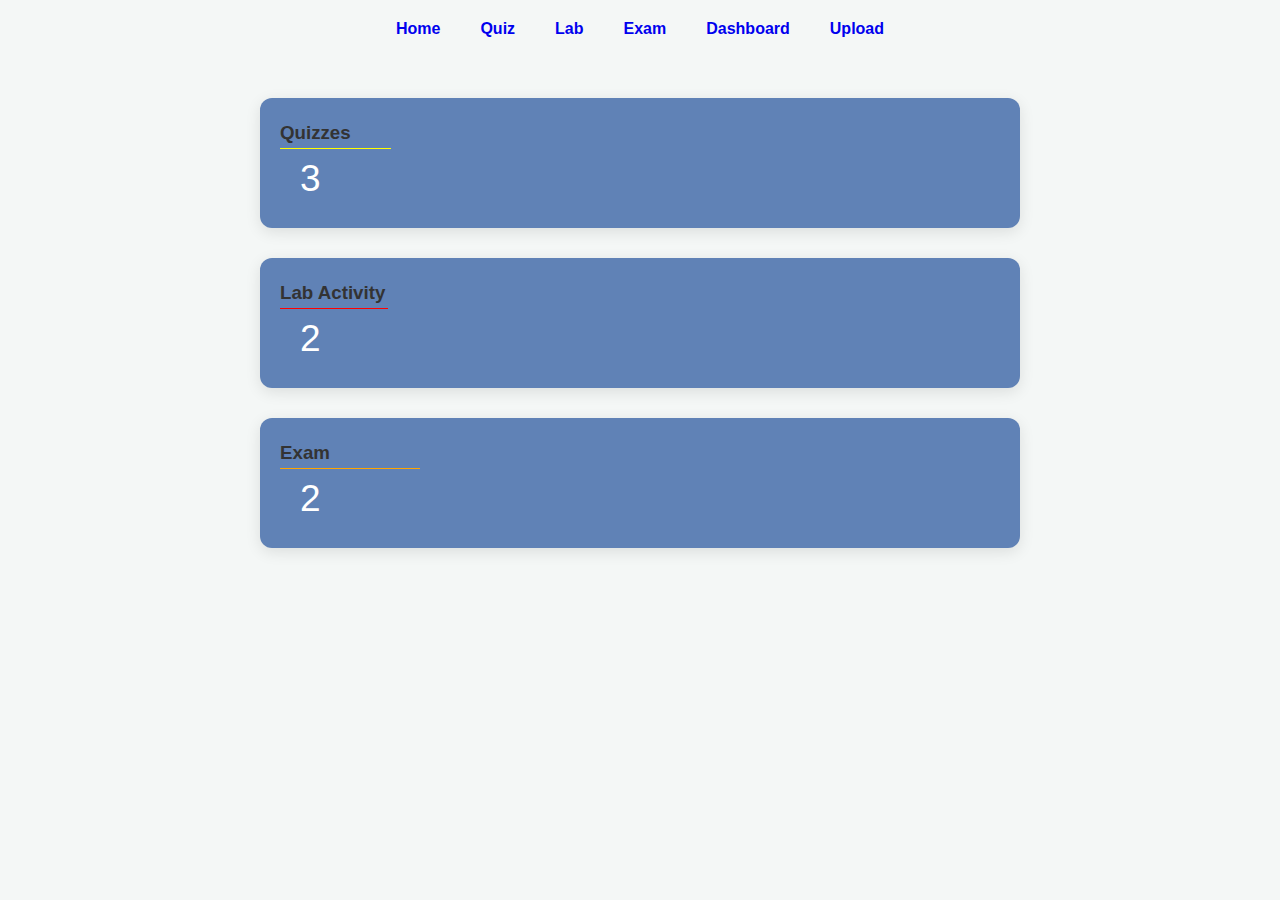
<file: dashboard.html>
<!DOCTYPE html>
<html lang="en">
<head>
  <meta charset="UTF-8">
  <meta name="viewport" content="width=device-width, initial-scale=1.0">
  <meta http-equiv="X-UA-Compatible" content="ie=edge">
  <title>Dashboard</title>
  <style>
     * {
  margin: 0;
  padding: 0;
  box-sizing: border-box;
  font-family: 'Segoe UI', Tahoma, Geneva, Verdana, sans-serif;
}

body {
  background-color: #f4f7f6;
  color: #333;
  line-height: 1.6;
}

nav {
  padding: 1rem 0;
}

nav ul {
  display: flex;
  justify-content: center;
  list-style: none;
}

nav ul li {
  margin: 0 20px;
}

nav ul li a {
  text-decoration: none;
  font-weight: bold;
  transition: color 0.3s;
}


main {
  max-width: 800px;
  margin: 40px auto;
  padding: 0 20px;
}

section{
  border-radius: 12px;
  padding: 20px;
  margin-bottom: 30px;
  box-shadow: 0 4px 15px rgba(0,0,0,0.1);
  background: #6082b6;
}
section p {
  padding-left: 20px;
  font-size: 37px;
  color: white;
}
  </style>
</head>
<body>
  <nav>
    <div class="container">
      <ul>
        <li><a href="index.html">Home</a></li>
        <li><a href="quiz.html">Quiz</a></li>
        <li><a href="lab.html">Lab</a></li>
        <li><a href="exam.html">Exam</a></li>
        <li><a href="dashboard.html">Dashboard</a></li>
        <li><a href="upload.html">Upload</a></li>
      </ul>
    </div>
  </nav>
  <main>
    <section class="quiz">
      <h3 style="border-bottom: 1px solid yellow; width: 111px">Quizzes</h3>
      <p>3</p>
    </section>
    
    <section class="lab">
      <h3 style="border-bottom: 1px solid red; width: 108px">Lab Activity</h3>
      <p>2</p>
    </section>
    
    <section class="exam">
      <h3 style="border-bottom: 1px solid orange; width: 140px;">Exam</h3>
      <p>2</p>
    </section>
  </main>
</body>
</html>
</file>
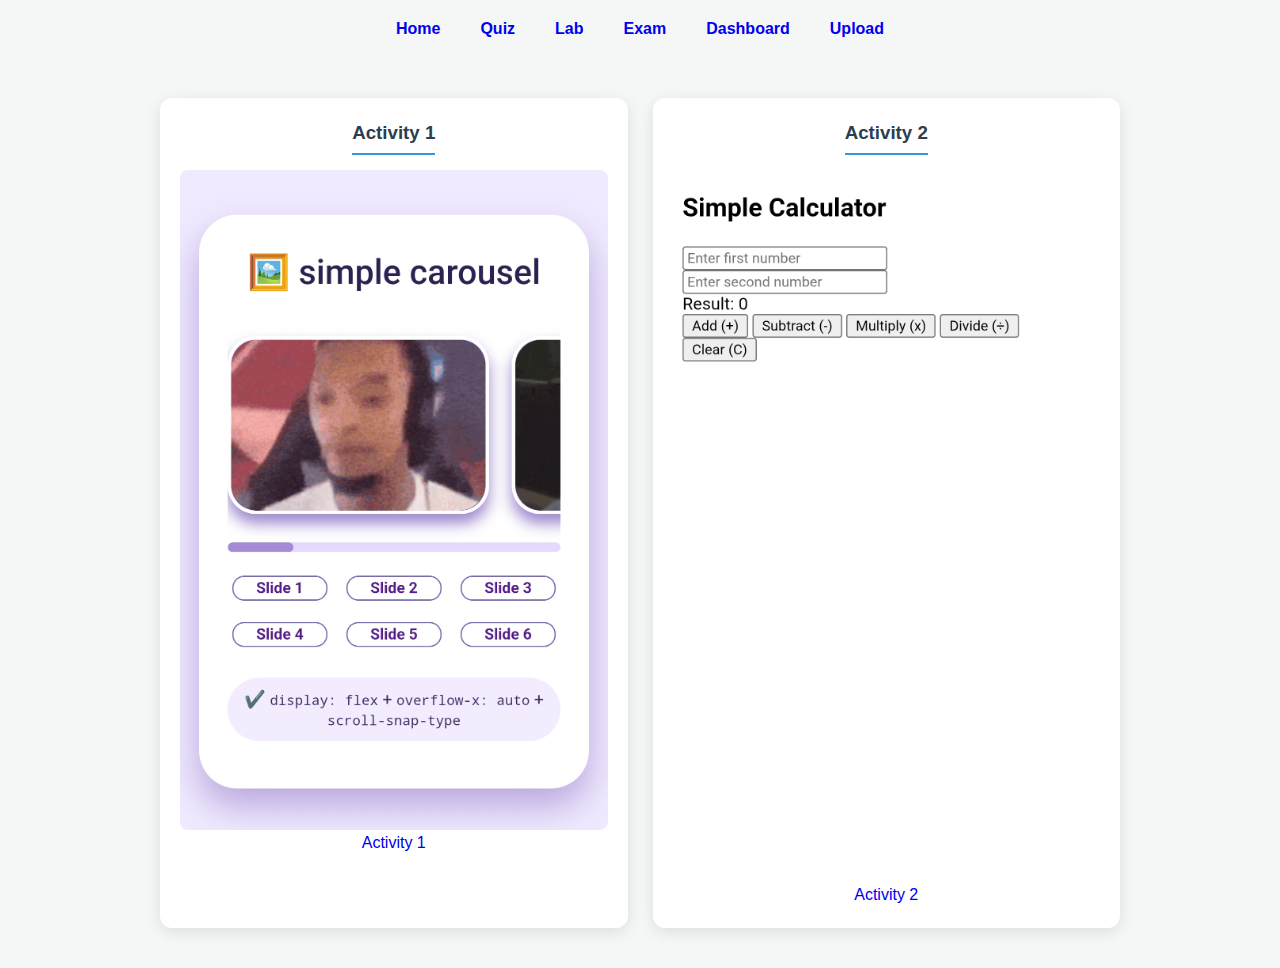
<file: lab.html>
<!DOCTYPE html>
<html lang="en">
<head>
  <meta charset="UTF-8">
  <meta name="viewport" content="width=device-width, initial-scale=1.0">
  <meta http-equiv="X-UA-Compatible" content="ie=edge">
  <title>Quiz</title>
  <style>
    * {
      margin: 0;
      padding: 0;
      box-sizing: border-box;
      font-family: 'Segoe UI', Tahoma, Geneva, Verdana, sans-serif;
    }

    body {
      background-color: #f4f7f6;
      color: #333;
      line-height: 1.6;
    }

    nav {
      padding: 1rem 0;
    }

    nav ul {
      display: flex;
      justify-content: center;
      list-style: none;
    }

    nav ul li {
      margin: 0 20px;
    }

    nav ul li a {
      text-decoration: none;
      font-weight: bold;
      transition: color 0.3s;
    }

    main {
      max-width: 1000px;
      margin: 40px auto;
      padding: 0 20px;
    }

    .grid {
      display: grid;
      grid-template-columns: repeat(auto-fit, minmax(300px, 1fr));
      gap: 25px;
    }

    .lab {
      background: white;
      padding: 20px;
      border-radius: 12px;
      box-shadow: 0 4px 15px rgba(0,0,0,0.1);
      text-align: center;
      transition: transform 0.3s ease;
    }

    .lab:hover {
      transform: translateY(-5px);
    }

    .lab h3 {
      margin-bottom: 15px;
      color: #2c3e50;
      border-bottom: 2px solid #3498db;
      display: inline-block;
      padding-bottom: 5px;
    }

    .lab img {
      width: 100%;
      height: auto;
      border-radius: 8px;
      display: block;
      background-color: #eee;
      min-height: 200px;
      object-fit: cover;
    }
  </style>
</head>
<body><nav>
    <div class="container">
      <ul>
        <li><a href="index.html">Home</a></li>
        <li><a href="quiz.html">Quiz</a></li>
        <li><a href="lab.html">Lab</a></li>
        <li><a href="exam.html">Exam</a></li>
        <li><a href="dashboard.html">Dashboard</a></li>
        <li><a href="upload.html">Upload</a></li>
      </ul>
    </div>
  </nav>
  
  
  <main>
    <div class="grid">
      <section class="lab">
        <h3>Activity 1</h3>
        <img src="Activity 1.jpg" alt="Activity 1">
        <a href="index (1).html" style="text-decoration: none;">Activity 1</a>
      </section>
      <section class="lab">
        <h3>Activity 2</h3>
        <img src="Activity 2.jpg" alt="Activity 2">
        <a href="two_sum (1).html" style="text-decoration: none">Activity 2</a>
      </section>
    </div>
  </main>
</body>
</html>
</file>
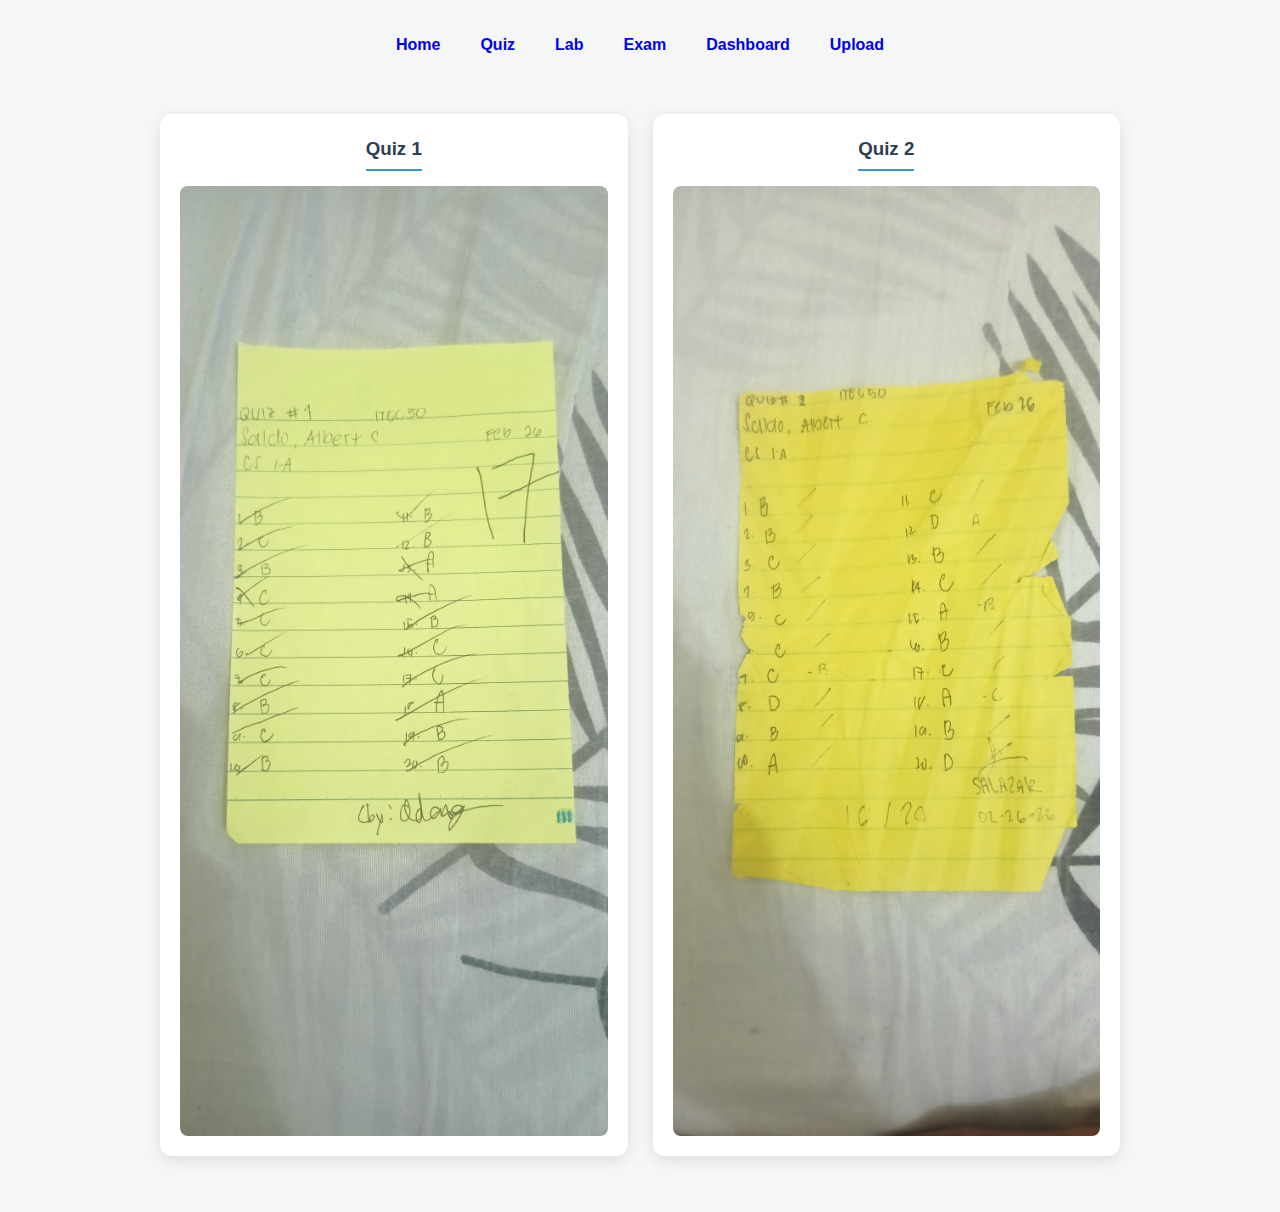
<file: quiz.html>
<!DOCTYPE html>
<html lang="en">
<head>
  <meta charset="UTF-8">
  <meta name="viewport" content="width=device-width, initial-scale=1.0">
  <meta http-equiv="X-UA-Compatible" content="ie=edge">
  <title>Quiz</title>
  <style>
    * {
      margin: 0;
      padding: 0;
      box-sizing: border-box;
      font-family: 'Segoe UI', Tahoma, Geneva, Verdana, sans-serif;
    }

    body {
      background-color: #f4f7f6;
      color: #333;
      line-height: 1.6;
    }

    nav {
      padding: 1rem 0;
    }

    nav ul {
      display: flex;
      justify-content: center;
      list-style: none;
    }

    nav ul li {
      margin: 0 20px;
    }

    nav ul li a {
      text-decoration: none;
      font-weight: bold;
      transition: color 0.3s;
    }


    main {
      max-width: 1000px;
      margin: 40px auto;
      padding: 0 20px;
    }

    .grid {
      display: grid;
      grid-template-columns: repeat(auto-fit, minmax(300px, 1fr));
      gap: 25px;
    }

    .quizzes {
      background: white;
      padding: 20px;
      border-radius: 12px;
      box-shadow: 0 4px 15px rgba(0,0,0,0.1);
      text-align: center;
      transition: transform 0.3s ease;
    }

    .quizzes:hover {
      transform: translateY(-5px);
    }

    .quizzes h3 {
      margin-bottom: 15px;
      color: #2c3e50;
      border-bottom: 2px solid #3498db;
      display: inline-block;
      padding-bottom: 5px;
    }

    .quizzes img {
      width: 100%;
      height: auto;
      border-radius: 8px;
      display: block;
      background-color: #eee;
      min-height: 200px;
      object-fit: cover;
    }
  </style>
</head>
<body>
  <nav>
    <nav>
    <div class="container">
      <ul>
        <li><a href="index.html">Home</a></li>
        <li><a href="quiz.html">Quiz</a></li>
        <li><a href="lab.html">Lab</a></li>
        <li><a href="exam.html">Exam</a></li>
        <li><a href="dashboard.html">Dashboard</a></li>
        <li><a href="upload.html">Upload</a></li>
      </ul>
    </div>
  </nav>
  
  <main>
    <div class="grid">
      <section class="quizzes">
        <h3>Quiz 1</h3>
        <img src="quiz1.jpg" alt="Quiz 1 Result">
      </section>
      <section class="quizzes">
        <h3>Quiz 2</h3>
        <img src="quiz2.jpg" alt="Quiz 2 Result">
      </section>
    </div>
  </main>
</body>
</html>
</file>
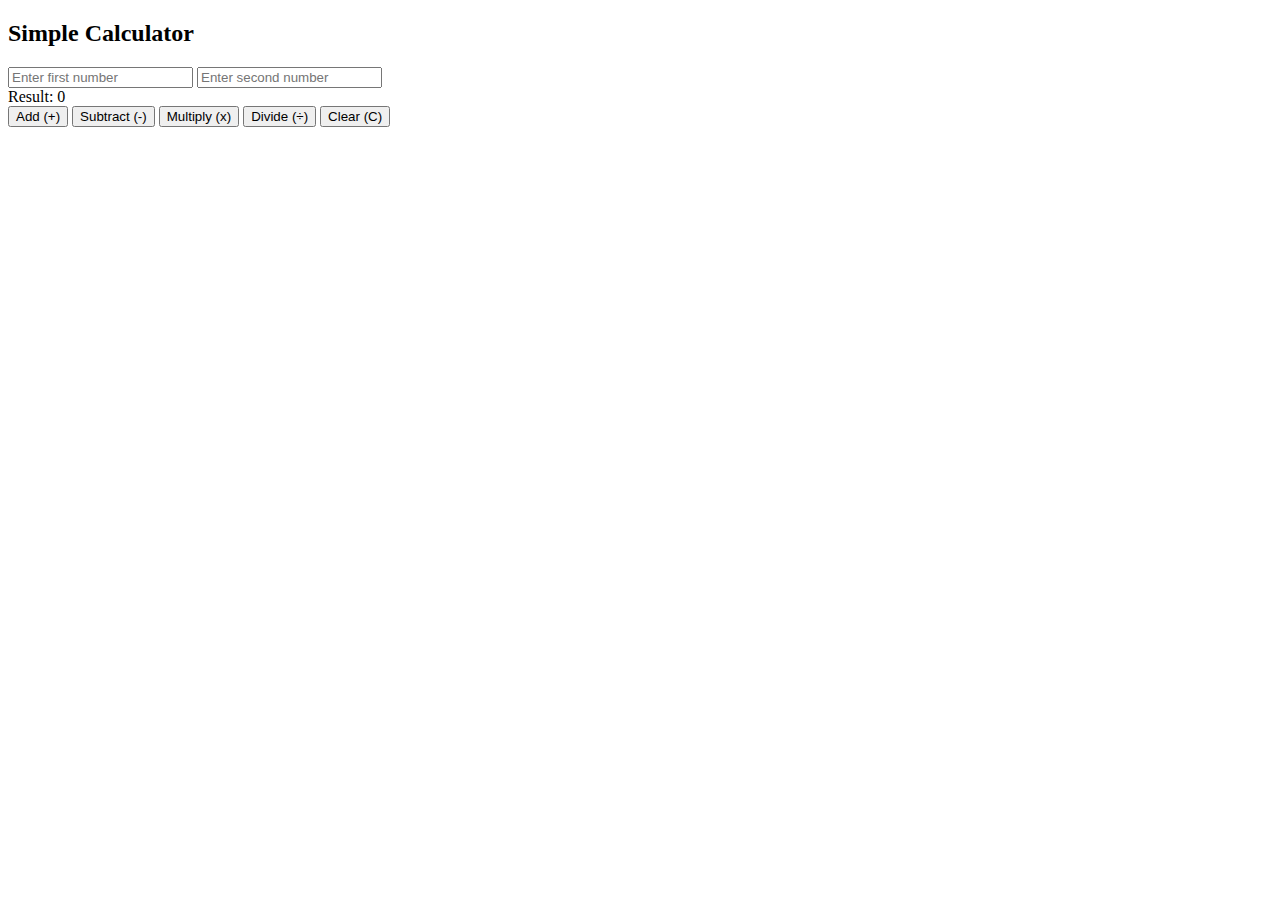
<file: two_sum (1).html>
<!DOCTYPE html>
<html lang="en">
<head>
    <meta charset="UTF-8">
    <meta name="viewport" content="width=device-width, initial-scale=1.0">
    <title>Document</title>
</head>
<body>
    <div class="container">
        <h2>Simple Calculator</h2>
        <input type="number" placeholder="Enter first number" id="num1">
        <input type="number" placeholder="Enter second number" id="num2">
        <div class="output" id="sumResult">Result: 0</div>

        <div class="buttons">
            <button onclick="addNumber()">Add (+)</button>
            <button onclick="minusNumber()">Subtract (-)</button>
            <button onclick="multiplyNumber()">Multiply (x)</button>
            <button onclick="divideNumber()">Divide (÷)</button>
            <button onclick="clearInputs()">Clear (C)</button>
        </div>

        
    </div>

    <script>
       function addNumber(){
        let num1 = Number(document.getElementById("num1").value);
        let num2 = Number(document.getElementById("num2").value);

        let result = sum(num1 , num2);
        document.getElementById("sumResult").innerHTML = "Result: " + result; 
       }

       function sum(a, b){
        return a + b;
       }


       function minusNumber(){
        let num1 = Number(document.getElementById("num1").value);
        let num2 = Number(document.getElementById("num2").value);

        let result = difference(num1 , num2);
        document.getElementById("sumResult").innerHTML = "Result: " + result; 
       }

       function difference(a, b){
        return a - b;
       }

       function multiplyNumber(){
        let num1 = Number(document.getElementById("num1").value);
        let num2 = Number(document.getElementById("num2").value);

        let result = multiply(num1 , num2);
        document.getElementById("sumResult").innerHTML = "Result: " + result; 
       }

       function multiply(a, b){
        return a * b;
       }

       function divideNumber(){
        let num1 = Number(document.getElementById("num1").value);
        let num2 = Number(document.getElementById("num2").value);

        let result = divide(num1 , num2);
        document.getElementById("sumResult").innerHTML = "Result: " + result; 
       }

       function divide(a, b){
        return a / b;
       }

        function clearInputs(){
            document.getElementById("num1").value=clearInputs;
            document.getElementById("num2").value=clearInputs;
            document.getElementById("sumResult").innerHTML = "Result: 0";
        }

    </script>
</body>
</html>
</file>
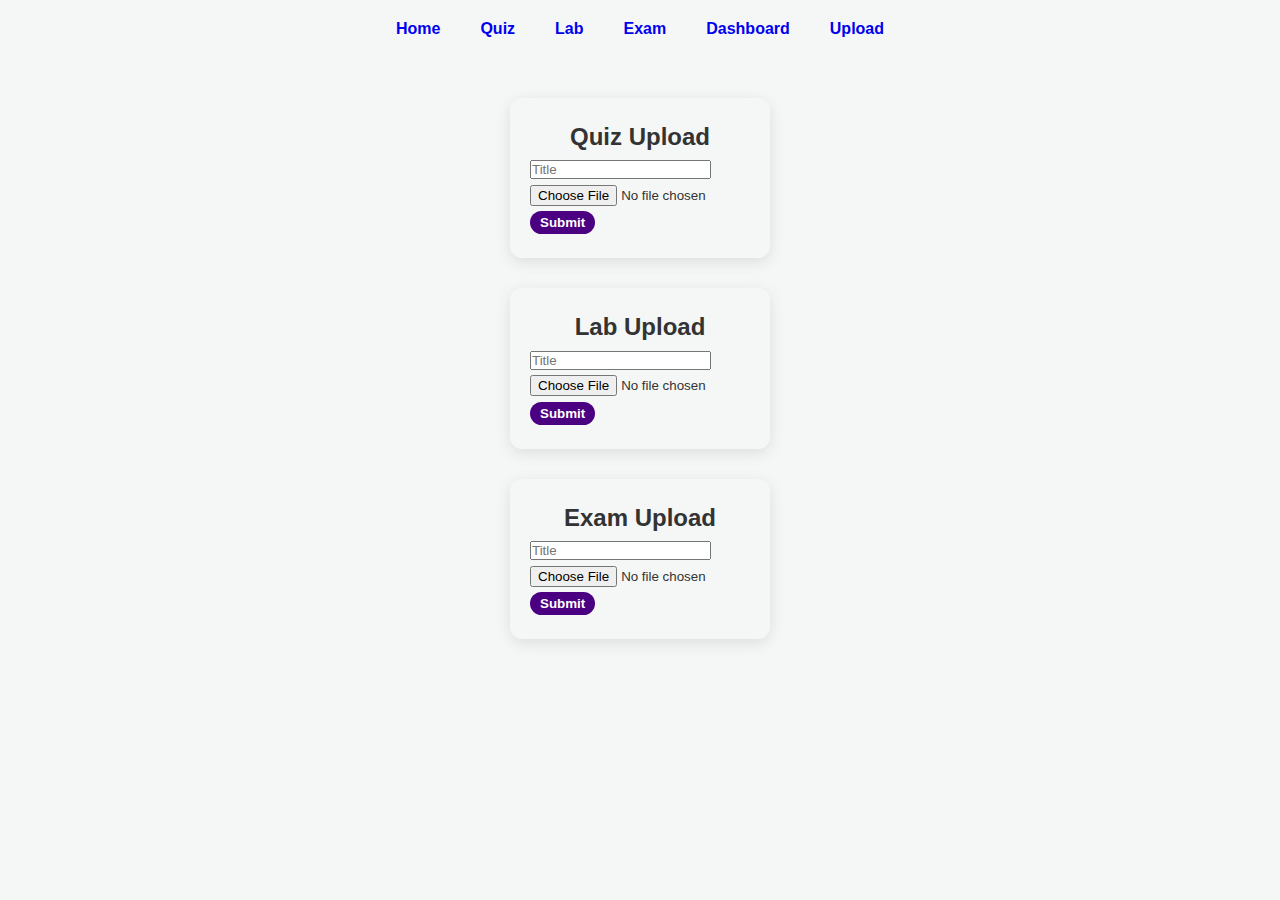
<file: upload.html>
<!DOCTYPE html>
<html lang="en">
<head>
  <meta charset="UTF-8">
  <meta name="viewport" content="width=device-width, initial-scale=1.0">
  <meta http-equiv="X-UA-Compatible" content="ie=edge">
  <title>Upload</title>
  <style>
    * {
  margin: 0;
  padding: 0;
  box-sizing: border-box;
  font-family: 'Segoe UI', Tahoma, Geneva, Verdana, sans-serif;
}

body {
  background-color: #f4f7f6;
  color: #333;
  line-height: 1.6;
}

nav {
  padding: 1rem 0;
}

nav ul {
  display: flex;
  justify-content: center;
  list-style: none;
}

nav ul li {
  margin: 0 20px;
}

nav ul li a {
  text-decoration: none;
  font-weight: bold;
  transition: color 0.3s;
}


main {
  max-width: 300px;
  margin: 40px auto;
  padding: 0 20px;
}

main section {
  border-radius: 12px;
  padding: 20px;
  box-shadow: 0 4px 15px rgba(0,0,0,0.1);
  margin-top: 30px;
}

main section h2 {
  text-align: center;
}

main section button {
  background: indigo;
  color: white;
  font-weight: bold;
  border: none;
  border-radius: 15px;
  padding: 4px 10px;
  margin: 4px 0;
  transition: 0.1s;
}

main section button:hover {
  color: indigo;
  background: white;
}

main section .file {
  color: white;
}
  </style>
</head>
<body>
  <nav>
    <div class="container">
      <ul>
        <li><a href="index.html">Home</a></li>
        <li><a href="quiz.html">Quiz</a></li>
        <li><a href="lab.html">Lab</a></li>
        <li><a href="exam.html">Exam</a></li>
        <li><a href="dashboard.html">Dashboard</a></li>
        <li><a href="upload.html">Upload</a></li>
      </ul>
    </div>
  </nav>
  
  <main>
    <section class="quiz">
      <form action="">
        <h2>Quiz Upload</h2>
        <input type="text" placeholder="Title" required>
        <input type="file" accept="image/*" required><br>
        <button>Submit</button>
      </form>
    </section>
    
    <section class="lab">
      <form action="">
        <h2>Lab Upload</h2>
        <input type="text" placeholder="Title" required>
        <input type="file" accept="image/*" required><br>
        <button>Submit</button>
      </form>
    </section>
    
    <section class="exam">
      <form action="">
        <h2>Exam Upload</h2>
        <input type="text" placeholder="Title" required class>
        <input type="file" accept="image/*" required><br>
        <button>Submit</button>
      </form>
    </section>
  </main>
</body>
</html>
</file>
